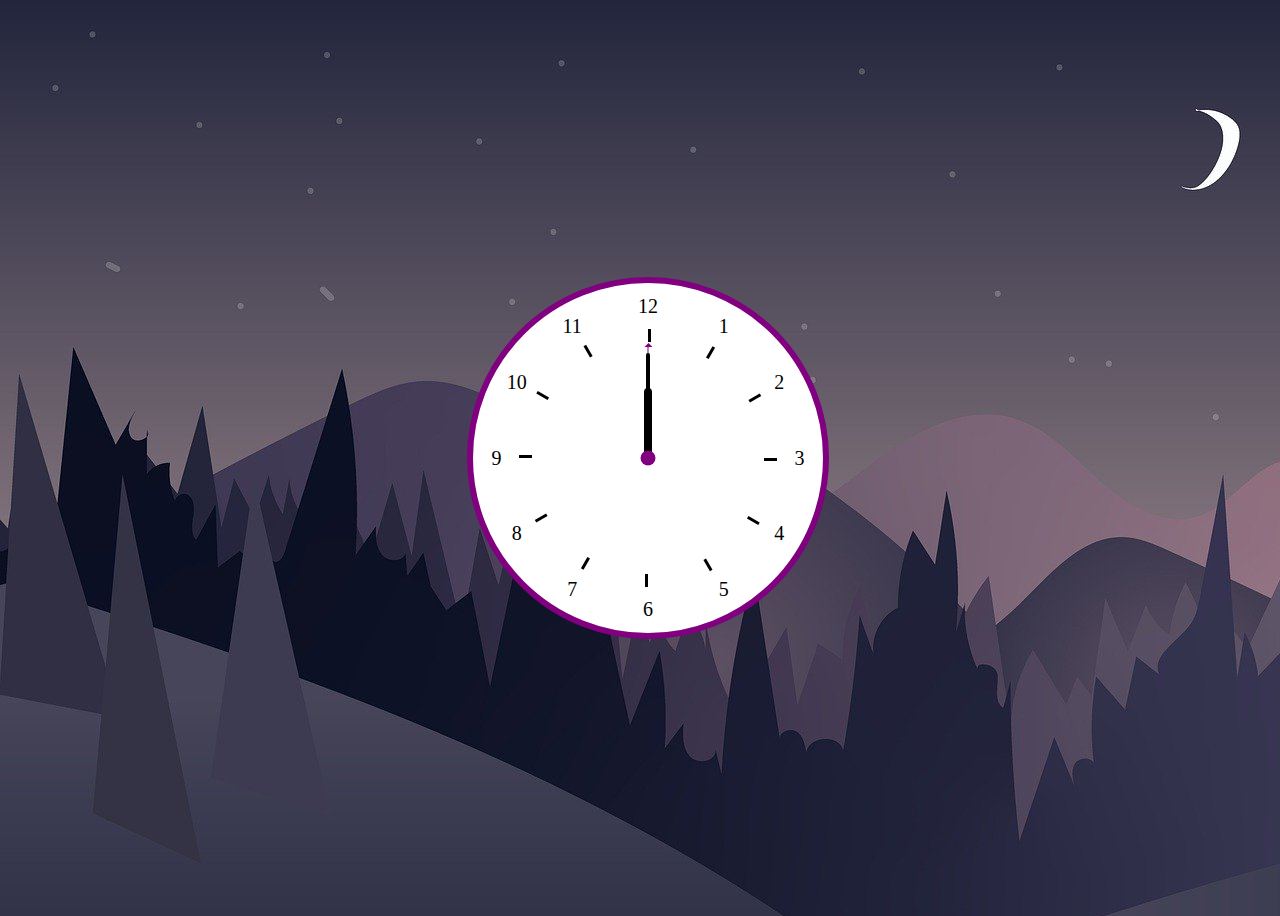
<file: index.html>
<!DOCTYPE html>
<html lang="en">

<head>
    <meta charset="UTF-8">
    <meta name="description" content="
                                       Clock by Link4real and legendary-cookie">
    <meta name="keywords" content="Clock">
    <meta name="author" content="Link4real">
    <meta name="viewport" content="width=device-width, initial-scale=1.0">
    <title>Clock</title>
    <script>
    </script>
    <style>
        @import 'style.css'
    </style>
</head>

<body>
    <div class="clock-container">
        <div class="current-day">

        </div>
        <div class="current-seconds">

        </div>
        <div class="current-seconds"></div>
        <div class="clock-number num1">
            <div>1</div>
        </div>
        <div class="clock-number num2">
            <div>2</div>
        </div>
        <div class="clock-number num3">
            <div>3</div>
        </div>
        <div class="clock-number num4">
            <div>4</div>
        </div>
        <div class="clock-number num5">
            <div>5</div>
        </div>
        <div class="clock-number num6">
            <div>6</div>
        </div>
        <div class="clock-number num7">
            <div>7</div>
        </div>
        <div class="clock-number num8">
            <div>8</div>
        </div>
        <div class="clock-number num9">
            <div>9</div>
        </div>
        <div class="clock-number num10">
            <div>10</div>
        </div>
        <div class="clock-number num11">
            <div>11</div>
        </div>
        <div class="clock-number num12">
            <div>12</div>
        </div>
        <div class="clock-hand" id="sec">
            <div class="second-hand"></div>
        </div>
        <div class="clock-hand" id="min">
            <div class="minute-hand"></div>
        </div>
        <div class="clock-hand" id="hr">
            <div class="hour-hand"></div>
        </div>
    </div>

    <script>
        function getCookie(cname) {
            let name = cname + "=";
            let decodedCookie = decodeURIComponent(document.cookie);
            let ca = decodedCookie.split(';');
            for (let i = 0; i < ca.length; i++) {
                let c = ca[i];
                while (c.charAt(0) == ' ') {
                    c = c.substring(1);
                }
                if (c.indexOf(name) == 0) {
                    return c.substring(name.length, c.length);
                }
            }
            return "";
        }
        if (getCookie("loaded-once") != "") {
            alert('This clock was made by Link4real and legendary-cookie, please be aware, that the clock is a bit broken at the moment and is getting fixed soon!');
            document.cookie = "loaded-once=yeet;";
        }
        let secondHand = document.querySelector("#sec");
        let minHand = document.querySelector("#min")
        let hourHand = document.querySelector("#hr")
        setInterval(clockRotating, 1000)

        function clockRotating() {
            var date = new Date();
            var getSeconds = date.getSeconds() / 60;
            var getMinutes = date.getMinutes() / 60;
            var getHours = date.getHours() / 12 + 2

            secondHand.style.transform = "rotate(" + getSeconds * 360 + "deg)"
            minHand.style.transform = "rotate(" + getMinutes * 360 + "deg)"
            hourHand.style.transform = "rotate(" + getHours * 360 + "deg)"
        }
    </script>
</body>

</html>
</file>
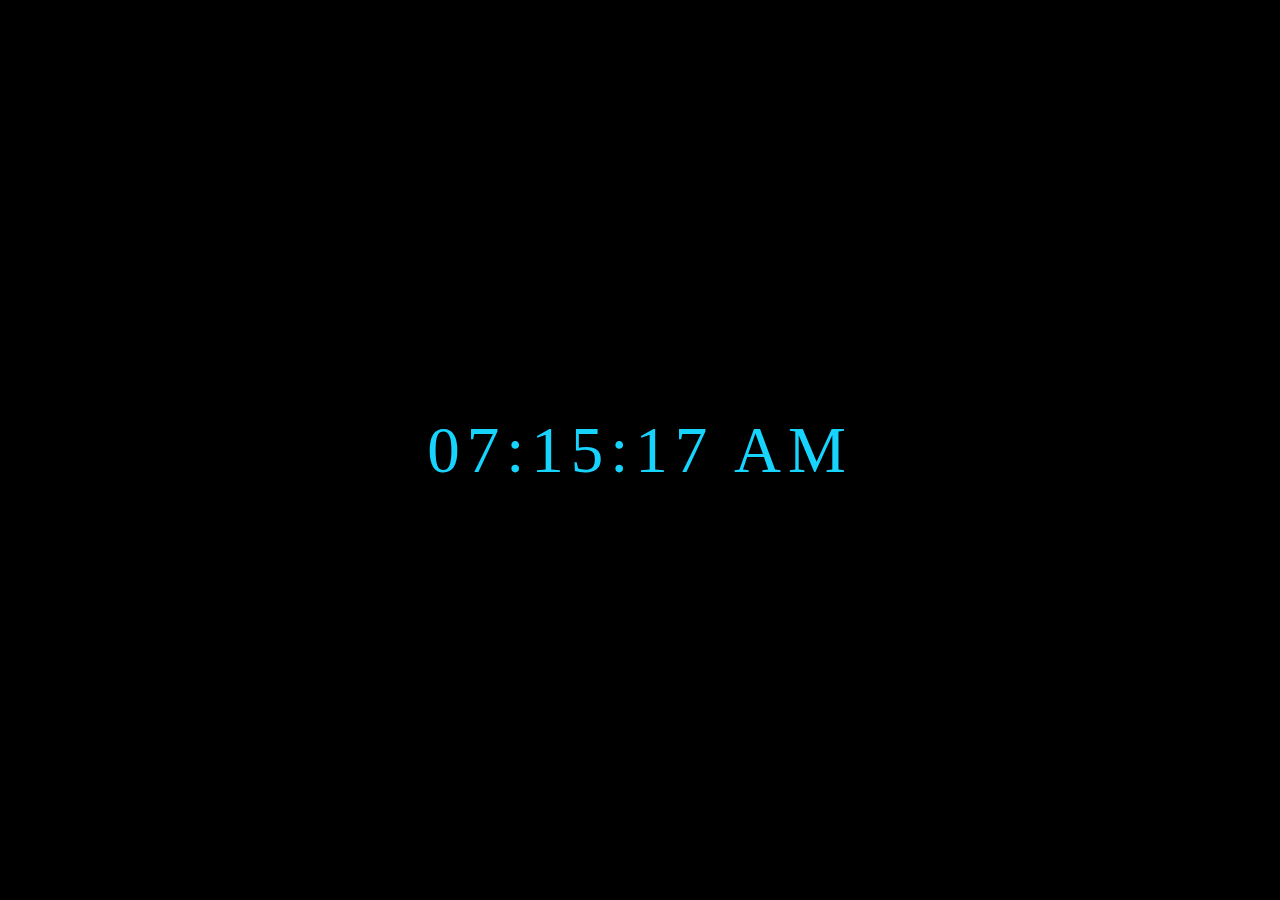
<file: digital.html>
<!DOCTYPE html>
<html>

<head>
    <title>Digital Uhr</title>
    <meta charset="UTF-8">
    <style>
        body {
            background: black;
        }

        .clock {
            position: absolute;
            top: 50%;
            left: 50%;
            transform: translateX(-50%) translateY(-50%);
            color: #17D4FE;
            font-size: 65px;
            font-family: Georgia, 'Times New Roman', Times, serif;
            letter-spacing: 7px;
        }
    </style>
</head>

<body>
    <div id="ClockDisp" class="clock" onload="showTime()"></div>
    <script>
        function showTime() {
            var date = new Date();
            var h = date.getHours(); // 0 - 23
            var m = date.getMinutes(); // 0 - 59
            var s = date.getSeconds(); // 0 - 59
            var session = "AM";
            if (h == 0) {
                h = 12;
            }
            if (h > 12) {
                h = h - 12;
                session = "PM";
            }
            h = (h < 10) ? "0" + h : h;
            m = (m < 10) ? "0" + m : m;
            s = (s < 10) ? "0" + s : s;
            var time = h + ":" + m + ":" + s + " " + session;
            document.getElementById("ClockDisp").innerText = time;
            document.getElementById("ClockDisp").textContent = time;
            setTimeout(showTime, 1000);
        }
        showTime();
    </script>
</body>

</html>
</file>
